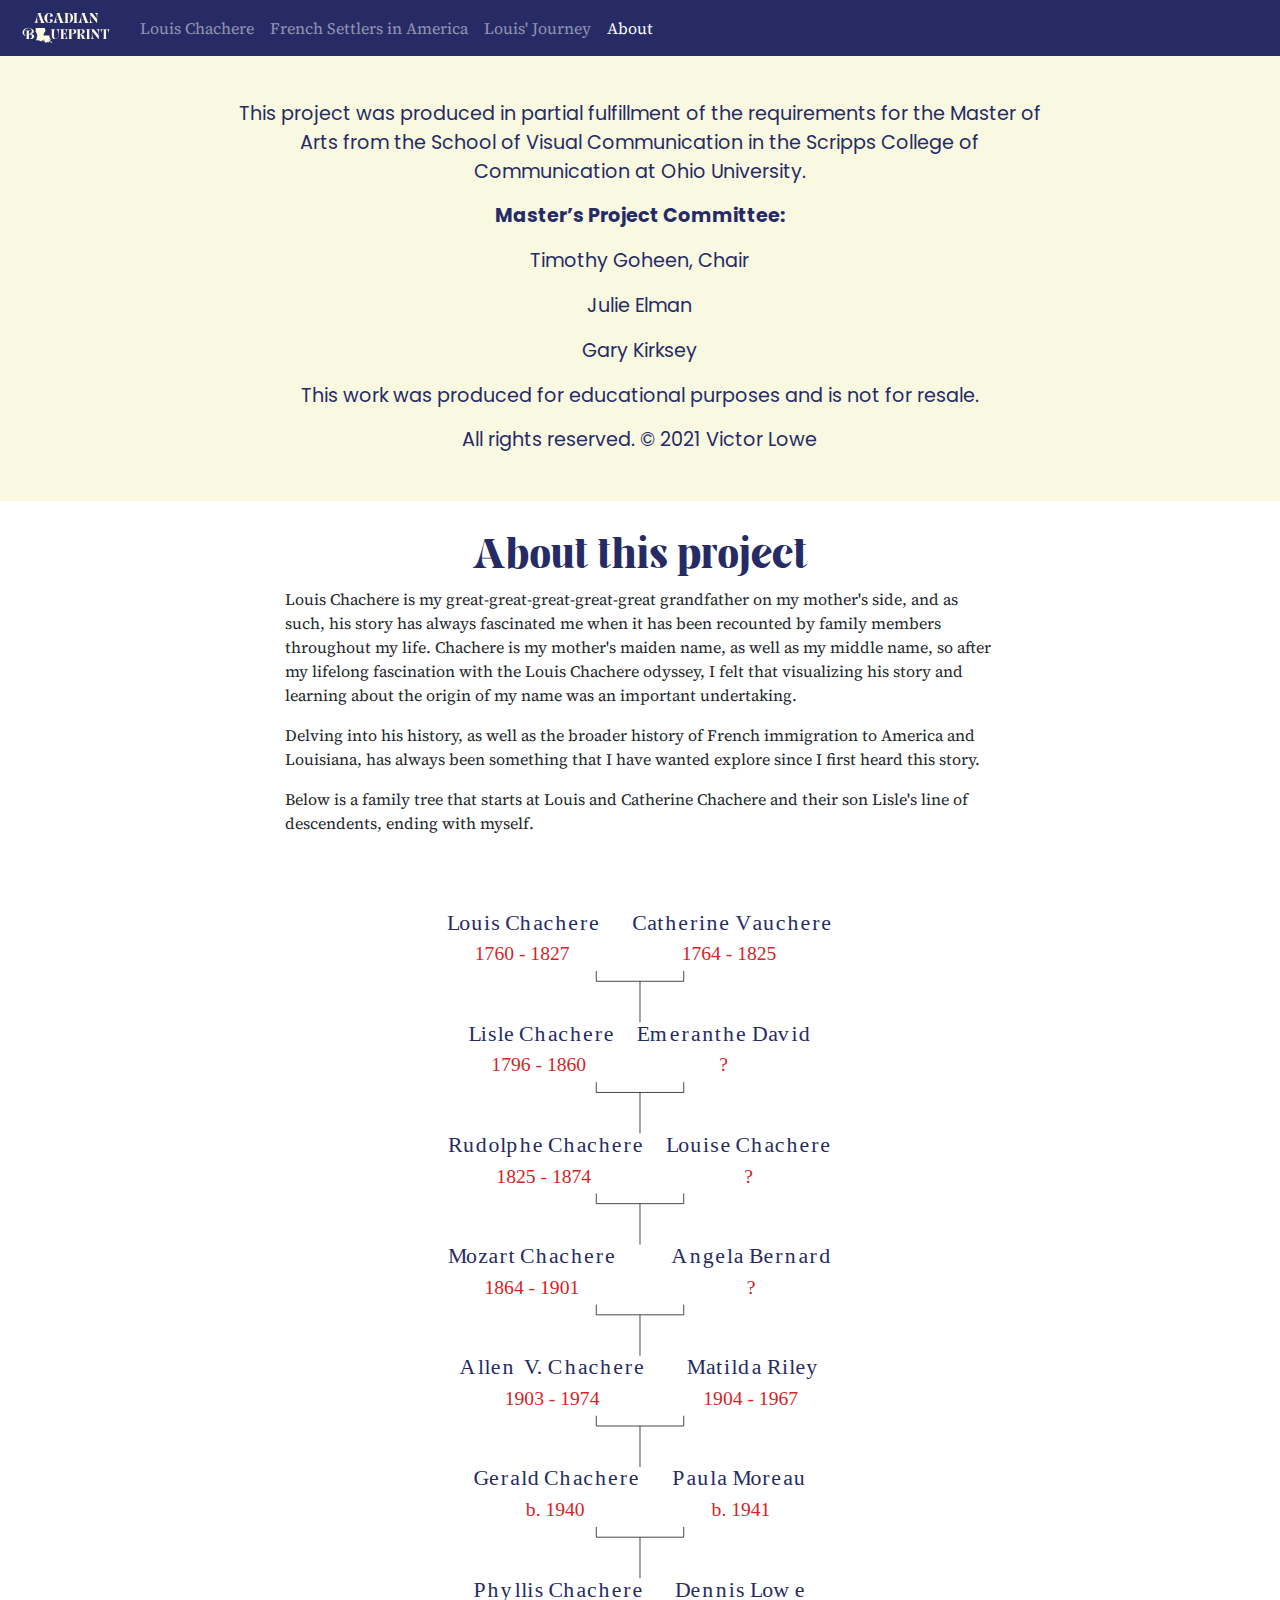
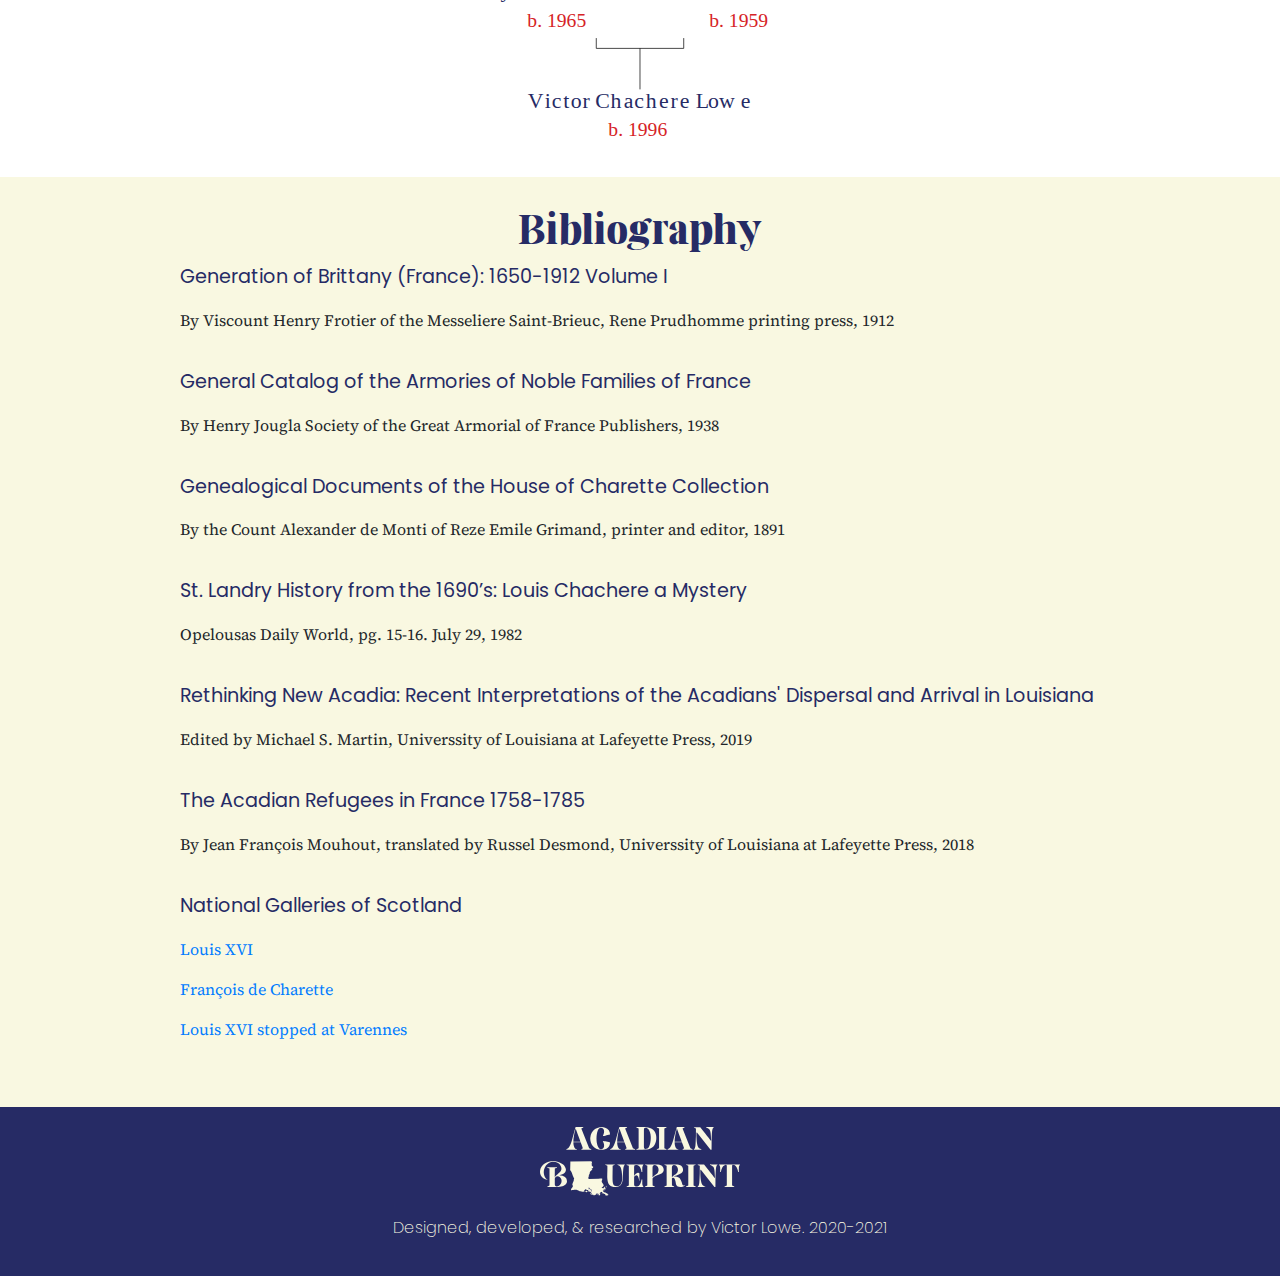
<file: about.html>
<!doctype html>
<html lang="en">

<head>
    <!-- Required meta tags -->
    <meta charset="utf-8">
    <meta name="viewport" content="width=device-width, initial-scale=1, shrink-to-fit=no">

    <!-- Bootstrap CSS -->
    <link rel="stylesheet" href="https://stackpath.bootstrapcdn.com/bootstrap/4.3.1/css/bootstrap.min.css"
        integrity="sha384-ggOyR0iXCbMQv3Xipma34MD+dH/1fQ784/j6cY/iJTQUOhcWr7x9JvoRxT2MZw1T" crossorigin="anonymous">
    <link rel="stylesheet" href="styles.css">
    <link rel="preconnect" href="https://fonts.gstatic.com">
    <link href="https://fonts.googleapis.com/css2?family=Source+Serif+Pro:wght@200;400&display=swap" rel="stylesheet">
    <link rel="preconnect" href="https://fonts.gstatic.com">
    <link href="https://fonts.googleapis.com/css2?family=Poppins:wght@100;200&display=swap" rel="stylesheet">

    <title>Acadian Blueprint</title>
</head>

<body>

    <!-- Nav -->
    <nav class="navbar navbar-expand-lg fixed-top navbar-dark navbar-custom">
        <a class="navbar-brand" href="index.html">
            <img src="img/logo.svg" width=100 height="30" class="d-inline-block align-top" alt="acadian blueprint logo">
        </a>
        <button class="navbar-toggler" type="button" data-toggle="collapse" data-target="#navbarNavAltMarkup"
            aria-controls="navbarNavAltMarkup" aria-expanded="false" aria-label="Toggle navigation">
            <span class="navbar-toggler-icon"></span>
        </button>
        <div class="collapse navbar-collapse" id="navbarNavAltMarkup">
            <div class="navbar-nav colorme">
                <a class="nav-item nav-link navlink" href="index.html">Louis Chachere</a>
                <a class="nav-item navcolor nav-link" href="French-settlers.html">French Settlers in America</a>
                <a class="nav-item navcolor nav-link" href="Louis's-Journey.html">Louis' Journey</a>
                <a class="nav-item navcolor active nav-link" href="about.html">About<span
                        class="sr-only">(current)</span></a>
            </div>
        </div>
    </nav>


    <!-- intro -->

    <div class="container-fluid" style="background-color:#F9F8E1; padding-top: 100px; padding-bottom: 30px;">


        <div class="row justify-content-center">
            <div class="col-md-8 text-center">


                <p class="intro">This project was produced in partial fulfillment of the requirements for the Master of
                    Arts from the School of Visual Communication in the Scripps College of Communication at Ohio
                    University.
                </p>
                <p class="intro"><strong>Master’s Project Committee:</strong></p>
                <p class="intro">Timothy Goheen, Chair</p>
                <p class="intro">Julie Elman</p>
                <p class="intro">Gary Kirksey</p>
                <p class="intro"> This work was produced for educational purposes and is not for resale.</p>
                <p class="intro"> All rights
                    reserved.
                    © 2021 Victor Lowe</p>

            </div>
        </div>

    </div>


    <div class="container" style="padding: 30px;">
        <div class="row justify-content-center">
            <div class="col-md-8 text-center">
                <div class="row justify-content-center">
                    <h1>About this project
                    </h1>
                </div>
            </div>
        </div>
        <div class="row justify-content-center">
            <div class="col-md-8">

                <p>Louis Chachere is my great-great-great-great-great grandfather on my mother's side, and as such,
                    his story has always fascinated me when it has been recounted by
                    family members throughout my life. Chachere is my mother's maiden name, as well as my middle
                    name, so after my lifelong fascination with the Louis Chachere odyssey, I felt that visualizing
                    his story and learning about the origin of my name was an important undertaking.
                </p>
                <p>Delving into his history, as well as the broader history of French immigration to America and
                    Louisiana, has always been something that I have wanted explore since I first heard this story.
                </p>
                <p>Below is a family tree that starts at Louis and Catherine Chachere and their son Lisle's line of
                    descendents, ending with myself.</p>

            </div>
        </div>

    </div>

    <div class="container-fluid" style="padding: 30px;">
        <div class="row justify-content-center">
            <div class="col-md-4">
                <img src="img/fam.svg" alt="familytree">
            </div>
        </div>

    </div>

    <!-- sources -->
    <div class="container-fluid bibli" style="padding: 30px;">


        <div class="row justify-content-center">
            <h1>Bibliography
            </h1>
        </div>




        <div class="container bibli">


            <div class="row justify-content-center">
                <div class="col-md-10 ">
                    <p class="intro">Generation of Brittany (France): 1650-1912 Volume I</p>
                    <p>By Viscount Henry Frotier of the Messeliere Saint-Brieuc, Rene Prudhomme printing press, 1912</p>

                </div>
            </div>
        </div>

        <div class="container bibli">
            <div class="row justify-content-center">
                <div class="col-md-10 text-align-center">
                    <p class="intro">General Catalog of the Armories of Noble Families of France</p>
                    <p>By Henry Jougla
                        Society of the Great Armorial of France Publishers, 1938</p>

                </div>
            </div>
        </div>

        <div class="container bibli">
            <div class="row justify-content-center">
                <div class="col-md-10 text-align-center">
                    <p class="intro">Genealogical Documents of the House of Charette Collection</p>
                    <p>By the Count Alexander de Monti of Reze
                        Emile Grimand, printer and editor, 1891</p>

                </div>
            </div>
        </div>

        <div class="container bibli">
            <div class="row justify-content-center">
                <div class="col-md-10 text-align-center">
                    <p class="intro">St. Landry History from the 1690’s: Louis Chachere a Mystery</p>
                    <p>Opelousas Daily World, pg.
                        15-16. July 29, 1982</p>

                </div>
            </div>
        </div>

        <div class="container bibli">
            <div class="row justify-content-center">
                <div class="col-md-10 text-align-center">
                    <p class="intro">Rethinking New Acadia: Recent Interpretations of the Acadians' Dispersal and
                        Arrival in
                        Louisiana</p>
                    <p>Edited by Michael S. Martin, Universsity of Louisiana at Lafeyette Press, 2019</p>

                </div>
            </div>

        </div>

        <div class="container bibli">
            <div class="row justify-content-center">
                <div class="col-md-10 text-align-center">
                    <p class="intro">The Acadian Refugees in France 1758-1785</p>
                    <p>By Jean François Mouhout, translated by Russel Desmond, Universsity of Louisiana at Lafeyette
                        Press,
                        2018</p>
                </div>
            </div>
        </div>

        <div class="container bibli">
            <div class="row justify-content-center">
                <div class="col-md-10 text-align-center">
                    <p class="intro">National Galleries of Scotland</p>
                    <p><a class="bibli"
                            href="https://www.nationalgalleries.org/art-and-artists/97554/0/louis-xvi-married-marie-antoinette?overlay=download">Louis
                            XVI</a>
                    </p>
                    <p><a class="bibli"
                            href="https://www.nationalgalleries.org/art-and-artists/99641/fran%C3%A7ois-de-charette-1763-1796-royalist-soldier?search=william%20greatbach&search_set_offset=5">François
                            de Charette</a>
                    </p>
                    <p><a class="bibli"
                            href="https://www.nationalgalleries.org/art-and-artists/140793/louis-xvi-stopped-varennes">Louis
                            XVI stopped at Varennes</a>
                    </p>

                </div>
            </div>

        </div>
    </div>



    <!-- FOOTER -->
    <div class="container-fluid" style="background-color:#262B65; padding: 20px; margin: none;">
        <div class="row justify-content-center text-center" style="border-bottom-color: #F9F8E1;">
            <div class="col-md-4">
                <img src="img/logo.svg" width=200px alt="logo">
            </div>
        </div>
        <div class="row justify-content-center text-center" style="padding-top: 20px;">
            <div class="col-md-8">
                <p class="footerP">Designed, developed, & researched by Victor Lowe. 2020-2021</p>
            </div>
        </div>

    </div>

    <!-- jQuery and Bootstrap Bundle (includes Popper) -->
    <script src="https://code.jquery.com/jquery-3.5.1.slim.min.js"
        integrity="sha384-DfXdz2htPH0lsSSs5nCTpuj/zy4C+OGpamoFVy38MVBnE+IbbVYUew+OrCXaRkfj" crossorigin="anonymous">
    </script>
    <script src="https://cdn.jsdelivr.net/npm/bootstrap@4.6.0/dist/js/bootstrap.bundle.min.js"
        integrity="sha384-Piv4xVNRyMGpqkS2by6br4gNJ7DXjqk09RmUpJ8jgGtD7zP9yug3goQfGII0yAns" crossorigin="anonymous">
    </script>
</body>
</file>
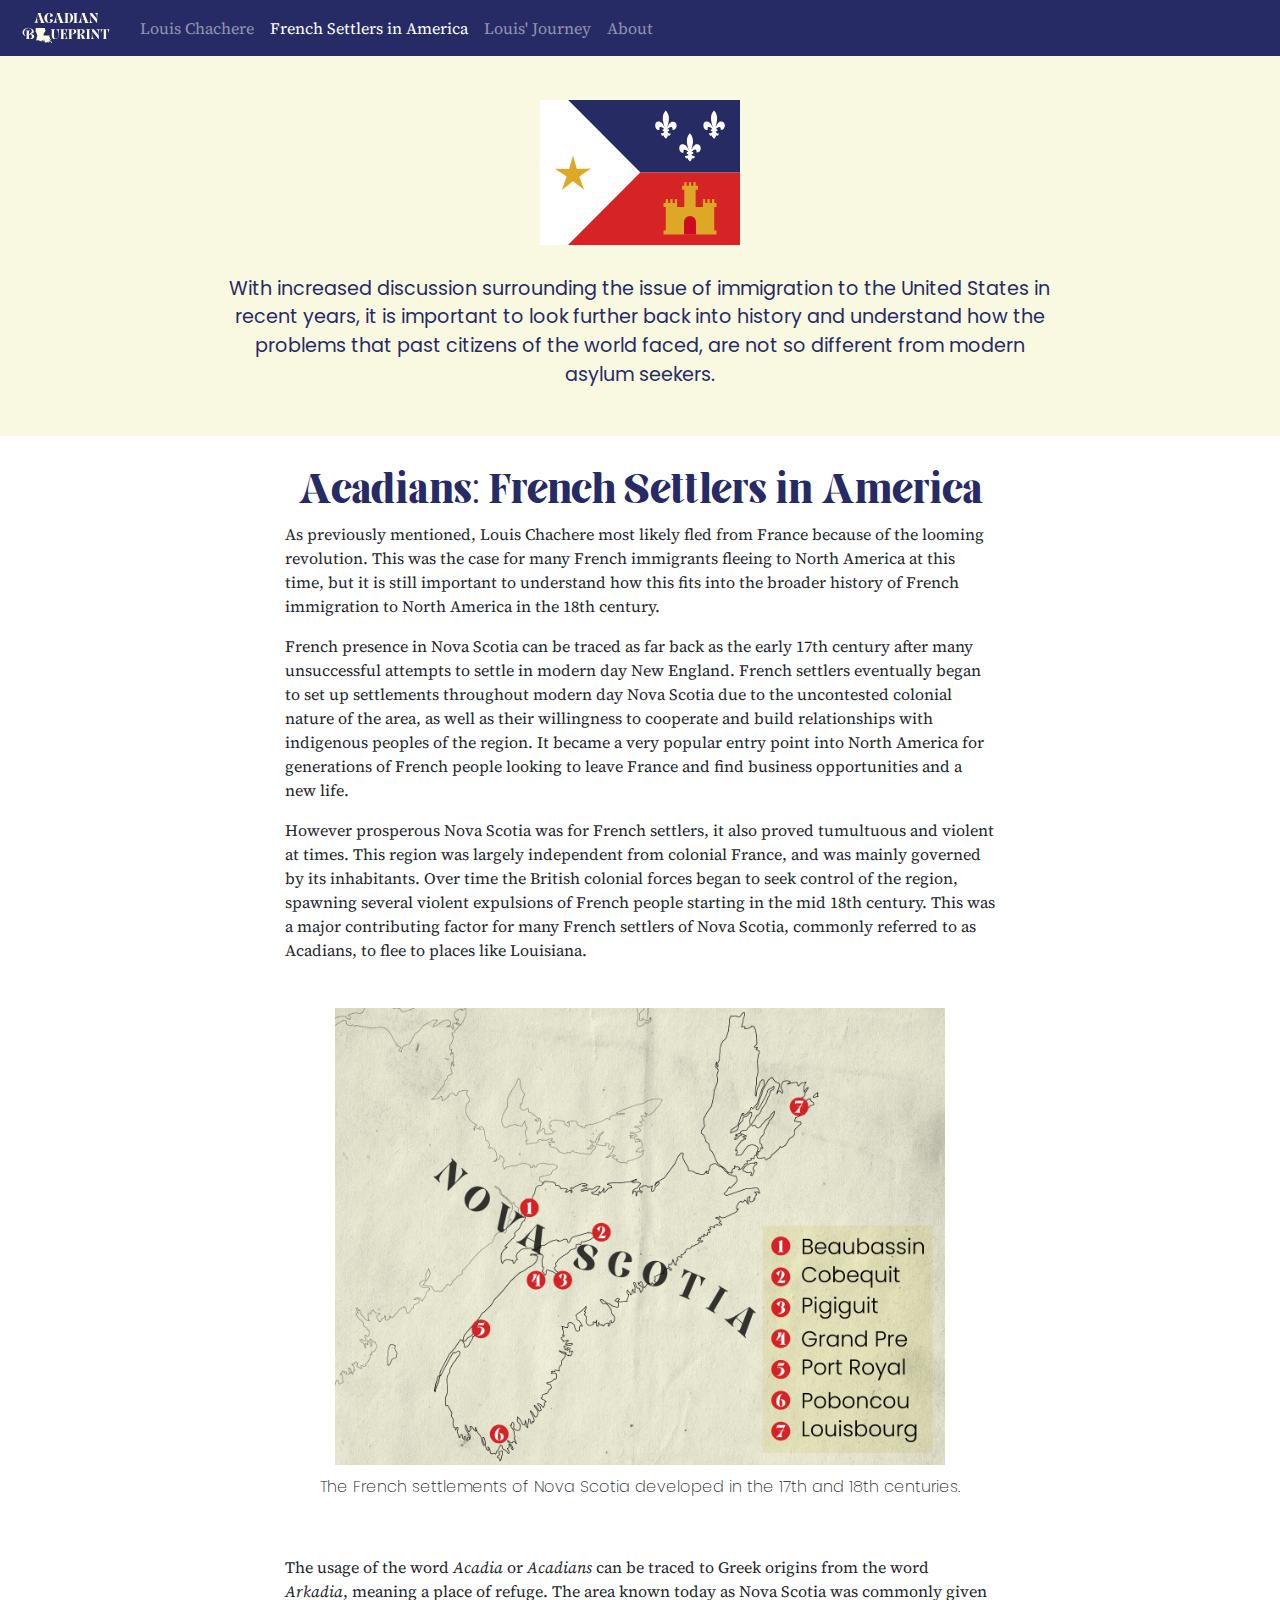
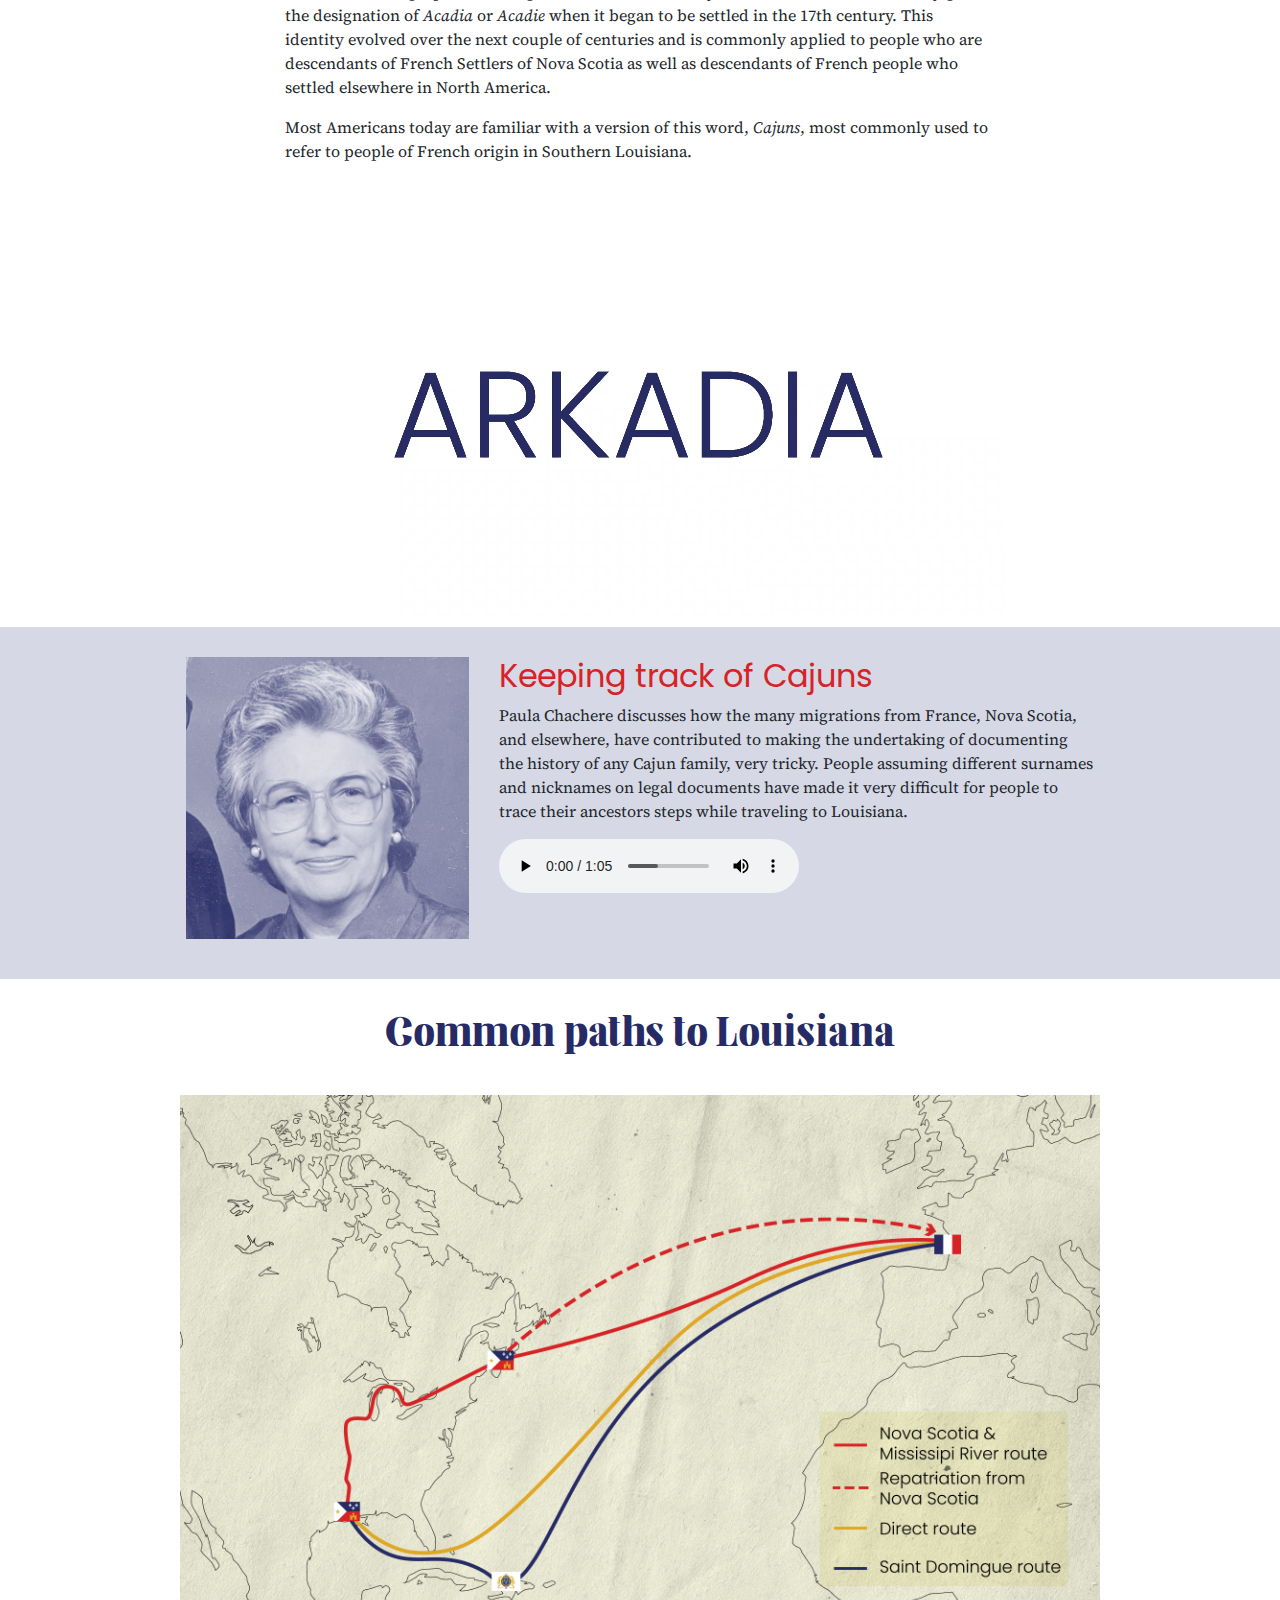
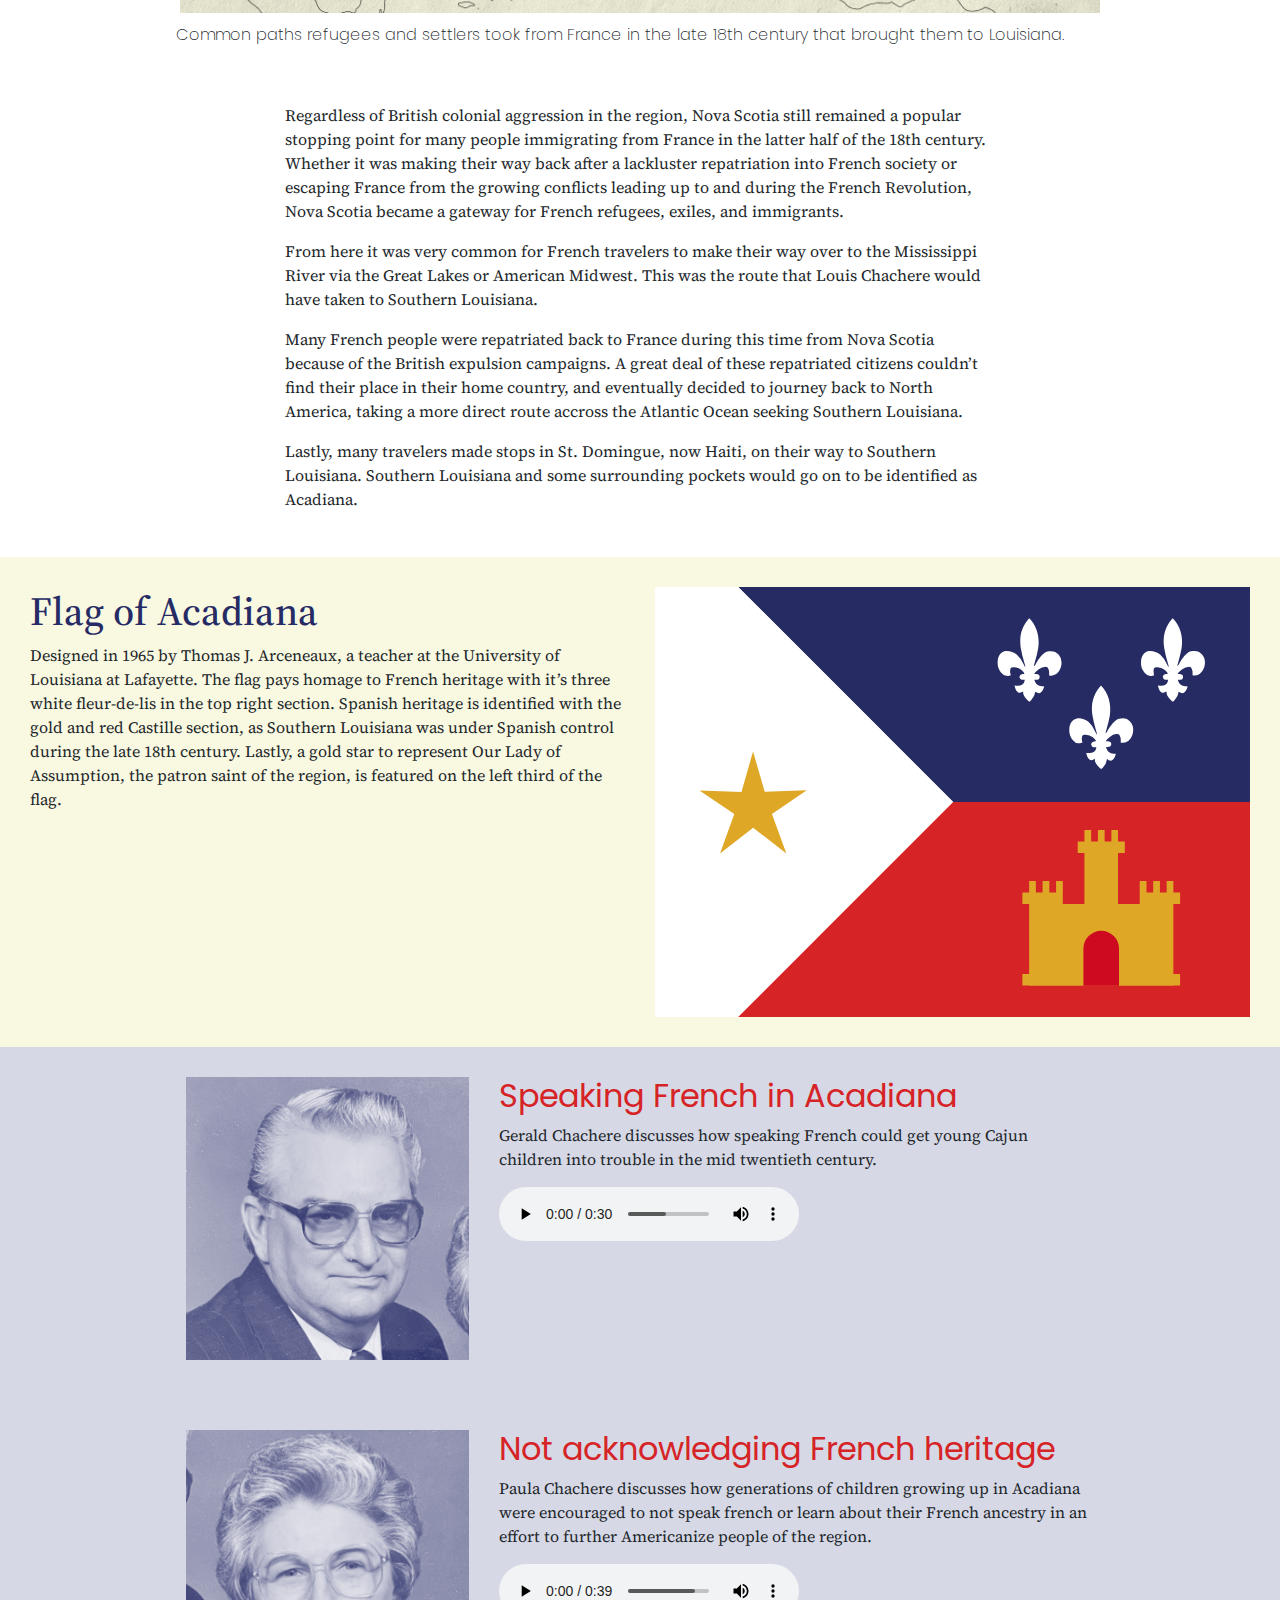
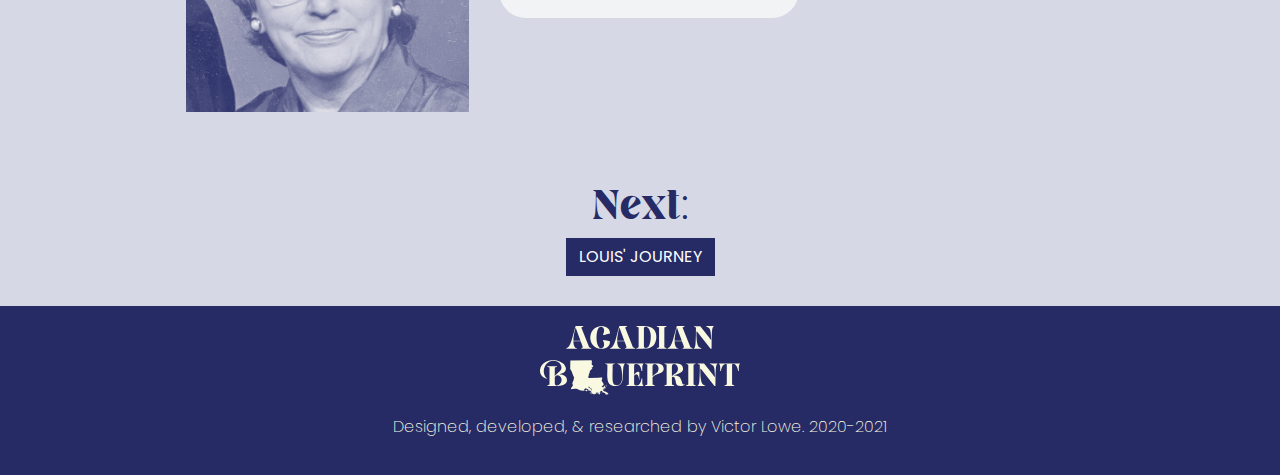
<file: French-settlers.html>
<!doctype html>
<html lang="en">

<head>
    <!-- Required meta tags -->
    <meta charset="utf-8">
    <meta name="viewport" content="width=device-width, initial-scale=1, shrink-to-fit=no">

    <!-- Bootstrap CSS -->
    <link rel="stylesheet" href="https://stackpath.bootstrapcdn.com/bootstrap/4.3.1/css/bootstrap.min.css"
        integrity="sha384-ggOyR0iXCbMQv3Xipma34MD+dH/1fQ784/j6cY/iJTQUOhcWr7x9JvoRxT2MZw1T" crossorigin="anonymous">
    <link rel="stylesheet" href="styles.css">
    <link rel="preconnect" href="https://fonts.gstatic.com">
    <link href="https://fonts.googleapis.com/css2?family=Source+Serif+Pro:wght@200;400&display=swap" rel="stylesheet">
    <link rel="preconnect" href="https://fonts.gstatic.com">
    <link href="https://fonts.googleapis.com/css2?family=Poppins:wght@100;200&display=swap" rel="stylesheet">

    <title>Acadian Blueprint</title>
</head>

<body>

    <!-- Nav -->
    <nav class="navbar navbar-expand-lg fixed-top navbar-dark navbar-custom">
        <a class="navbar-brand" href="index.html">
            <img src="img/logo.svg" width=100 height="30" class="d-inline-block align-top" alt="acadian blueprint logo">
        </a>
        <button class="navbar-toggler" type="button" data-toggle="collapse" data-target="#navbarNavAltMarkup"
            aria-controls="navbarNavAltMarkup" aria-expanded="false" aria-label="Toggle navigation">
            <span class="navbar-toggler-icon"></span>
        </button>
        <div class="collapse navbar-collapse" id="navbarNavAltMarkup">
            <div class="navbar-nav colorme">
                <a class="nav-item nav-link navlink" href="index.html">Louis Chachere</a>
                <a class="nav-item navcolor navcolor active nav-link" href="French-settlers.html">French Settlers in
                    America<span class="sr-only">(current)</span></a>
                <a class="nav-item navcolor nav-link" href="Louis's-Journey.html">Louis' Journey</a>
                <a class="nav-item navcolor nav-link" href="about.html">About</a>
            </div>
        </div>
    </nav>


    <!-- intro -->

    <div class="container-fluid" style="background-color:#F9F8E1; padding-top: 100px; padding-bottom: 30px;">
        <div class="row justify-content-center">
            <div class="col-md-6 text-center">
                <img src="img/acadianflag.svg" style="padding-bottom: 30px;" width=200px alt="flag of Acadiana">
            </div>
        </div>


        <div class="row justify-content-center">

            <div class="col-md-8 text-center">

                <p class="intro">With
                    increased discussion surrounding the issue of immigration to the United States in recent
                    years, it is important to look further back into history and understand how the problems that past
                    citizens of the
                    world faced, are not so different from modern asylum seekers.</p>

            </div>
        </div>

    </div>


    <!-- main copy -->
    <div class="container" style="padding: 30px;">

        <div class="row justify-content-center text-center">
            <div class="col-md-8">
                <h1>Acadians: French
                    Settlers in America</h1>
            </div>
        </div>
        <div class="row justify-content-center">

            <div class="col-md-8 text-align-center">

                <p>As previously mentioned, Louis Chachere most likely fled from France because of the looming
                    revolution. This was the case for many French immigrants fleeing to North America at this time, but
                    it is still important
                    to understand how this fits into the broader history of French immigration to North America in the
                    18th century.</p>

                <p>French presence in Nova Scotia can be traced as far back as the early 17th
                    century after many unsuccessful attempts to settle in modern day New
                    England. French settlers eventually began to set up settlements throughout
                    modern day Nova Scotia due to the uncontested colonial nature of the area,
                    as well as their willingness to cooperate and build relationships with
                    indigenous peoples of the region. It became a very popular entry
                    point into North America for generations of French people looking to leave
                    France and find business opportunities and a new life.
                </p>
                <p>However prosperous Nova Scotia was for French settlers, it
                    also proved tumultuous and violent at times. This region was largely
                    independent from colonial France, and was mainly governed by its
                    inhabitants. Over time the British colonial forces began to seek control of
                    the region, spawning several violent expulsions of French
                    people starting in the mid 18th century. This was a major
                    contributing factor for many French settlers of Nova Scotia, commonly referred to as Acadians, to
                    flee to places like Louisiana.</p>
            </div>
        </div>
    </div>

    <!-- nova scotia map -->

    <div class="container-fluid">
        <div class="row justify-content-center">
            <div class="col-md-8 col-lg-6 text-center">
                <img src="img/novascotia_settlements.jpg" width="100%" alt="Nova Scotia French Settlements">
            </div>
        </div>
    </div>

    <div class="container" style="padding: 10px;">
        <div class="row justify-content-center">
            <div class="col-md-10 text-center">
                <p class="caption">The French settlements of Nova Scotia developed in the 17th and 18th centuries.
                </p>
            </div>
        </div>
    </div>



    <!-- more text and pull quote -->
    <div class="container" style="padding: 30px;">
        <div class="row justify-content-center">
            <div class="col-md-8">
                <p>The usage of the word <em>Acadia</em> or <em>Acadians</em> can be traced to Greek origins
                    from the word <em>Arkadia</em>, meaning a place of refuge. The area known today as
                    Nova Scotia was commonly given the designation of <em>Acadia</em> or <em>Acadie</em> when
                    it began to be settled in the 17th century. This identity evolved over the next couple of centuries
                    and is
                    commonly applied to people who are descendants of French Settlers of Nova
                    Scotia as well as descendants of French people who settled elsewhere in
                    North America.
                </p>
                <p>Most Americans today are familiar with a version of this word,
                    <em>Cajuns</em>, most commonly used to refer to people of French origin in Southern
                    Louisiana.</p>
            </div>
        </div>
    </div>


    <!-- video -->
    <div class="container">
        <div class="row justify-content-center text-center">

            <div class="bgvideo col-md-8">
                <video width="100%" autoplay muted loop>
                    <source src="img/arkadia-cajunsv2.mp4" type="video/mp4">
                    Your browser does not support the video tag.
                </video>
            </div>
        </div>
    </div>
    <div class="container-fluid anecdotes">
        <div class="row justify-content-center">
            <div class="col-md-3">
                <img class="img-fluid img-padding" src="img/paula.jpg" alt="paula-chachere">
            </div>
            <div class="col-md-6">
                <h2>Keeping track of Cajuns</h2>
                <p>Paula Chachere discusses how the many migrations from France, Nova Scotia, and elsewhere, have
                    contributed
                    to making the undertaking of documenting the history of any Cajun family, very tricky. People
                    assuming different surnames and nicknames on legal documents have made it very difficult for people
                    to trace their ancestors steps while traveling to Louisiana.</p>
                <audio controls>
                    <source src="audio/exodus_name_changes.mp3" type="audio/ogg">
                    <source src="audio/exodus_name_changes.mp3" type="audio/mpeg">
                    Your browser does not support the audio element.
                </audio>
            </div>

        </div>
    </div>


    <!-- common paths -->
    <div class="container" style="padding: 30px;">
        <div class="row justify-content-center text-center">
            <div class="col-md-8">
                <h1>Common paths
                    to Louisiana</h1>
            </div>
        </div>
    </div>

    <!-- routes -->
    <div class="container">
        <div class="row justify-content-center">
            <div class="col-md-10 col-sm-10 text-center">
                <img src="img/routes-to-LA.jpg" width="100%" alt="French routes to Louisisana">
            </div>
        </div>
    </div>

    <div class="container" style="padding: 10px;">
        <div class="row justify-content-center">
            <div class="col-md-10">
                <p class="caption">Common paths refugees and settlers took from France in the late 18th century that
                    brought them to Louisiana.
                </p>
            </div>
        </div>
    </div>

    <div class="container" style="padding: 30px;">

        <div class="row justify-content-center">
            <div class="col-md-8 text-align-center">

                <p>Regardless of British
                    colonial aggression in the region, Nova Scotia still remained a popular
                    stopping point for many people immigrating from France in the latter half of the 18th century.
                    Whether it was making their way
                    back after a lackluster repatriation into French society or escaping France
                    from the growing conflicts leading up to and during the French Revolution,
                    Nova Scotia became a gateway for French refugees, exiles, and immigrants.</p>
                <p>
                    From here it was very common for French travelers to make their way over
                    to the Mississippi River via the Great Lakes or American Midwest. This was the route that Louis
                    Chachere would have taken to Southern Louisiana.</p>
                <p>Many French people were repatriated back to France during this time from
                    Nova Scotia because of the British expulsion campaigns. A great deal of these
                    repatriated citizens couldn’t find their place in their home country, and
                    eventually decided to journey back to North America, taking a more
                    direct route accross the Atlantic Ocean seeking Southern Louisiana.</p>
                <p>Lastly, many travelers made stops in St. Domingue, now Haiti,
                    on their way to Southern Louisiana. Southern Louisiana and some
                    surrounding pockets would go on to be identified as Acadiana.</p>
            </div>
        </div>
    </div>

    <!-- Flag of Acadiana -->
    <div class="container-fluid" style="background-color: #F9F8E1; padding: 30px;">
        <div class="row justify-content-center">
            <div class="col-md-6">
                <h1 class="creamy">Flag of Acadiana</h1>
                <p>Designed in 1965 by Thomas J. Arceneaux, a teacher at the University of Louisiana at Lafayette. The
                    flag pays homage to French heritage with it’s three
                    white fleur-de-lis in the top right section. Spanish heritage is identified with the gold and red
                    Castille
                    section, as Southern Louisiana was under Spanish control during the late 18th century. Lastly, a
                    gold
                    star to represent Our Lady of Assumption, the patron saint of the region, is featured on the left
                    third of the flag. </p>

            </div>
            <div class="col-md-6 d-flex  flex-column">
                <img src="img/acadianflag.svg" alt="Flag of Acadiana">
            </div>
        </div>
    </div>




    <div class="container-fluid anecdotes">
        <div class="row justify-content-center">
            <div class="col-md-3">
                <img class="img-fluid img-padding" src="img/gerald.jpg" alt="paula-chachere">
            </div>
            <div class="col-md-6">
                <h2>Speaking French in Acadiana</h2>
                <p>Gerald Chachere discusses how speaking French could get young Cajun children into trouble in the mid
                    twentieth century.</p>
                <audio controls>
                    <source src="audio/speaking_french.mp3" type="audio/ogg">
                    <source src="audio/speaking_french.mp3" type="audio/mpeg">
                    Your browser does not support the audio element.
                </audio>
            </div>

        </div>
    </div>
    <div class="container-fluid anecdotes">
        <div class="row justify-content-center">
            <div class="col-md-3">
                <img class="img-fluid img-padding" src="img/paula.jpg" alt="paula-chachere">
            </div>
            <div class="col-md-6">
                <h2>Not acknowledging French heritage</h2>
                <p>Paula Chachere discusses how generations of children growing up in Acadiana were encouraged to not
                    speak french or learn about their French ancestry in an effort to further Americanize people of the
                    region.</p>
                <audio controls>
                    <source src="audio/cultural_expectations_for_cajuns.mp3" type="audio/ogg">
                    <source src="audio/cultural_expectations_for_cajuns.mp3" type="audio/mpeg">
                    Your browser does not support the audio element.
                </audio>
            </div>

        </div>
    </div>
    <!-- NEXT -->
    <div class="container-fluid anecdotes">
        <div class="row justify-content-center text-center">
            <div class="col-md-4 ">
                <h1>Next:</h1>
                <button type="button" class="btn btn-primary"><a class="btn-primary" href="Louis's-Journey.html"
                        role="button">LOUIS' JOURNEY</a>
                </button>
            </div>
        </div>
    </div>

    <!-- FOOTER -->
    <div class="container-fluid" style="background-color:#262B65; padding: 20px; margin: none;">
        <div class="row justify-content-center text-center" style="border-bottom-color: #F9F8E1;">
            <div class="col-md-4">
                <img src="img/logo.svg" width=200px alt="logo">
            </div>
        </div>
        <div class="row justify-content-center text-center" style="padding-top: 20px;">
            <div class="col-md-8">
                <p class="footerP">Designed, developed, & researched by Victor Lowe. 2020-2021</p>
            </div>
        </div>

    </div>
    <!-- jQuery and Bootstrap Bundle (includes Popper) -->
    <script src="https://code.jquery.com/jquery-3.5.1.slim.min.js"
        integrity="sha384-DfXdz2htPH0lsSSs5nCTpuj/zy4C+OGpamoFVy38MVBnE+IbbVYUew+OrCXaRkfj" crossorigin="anonymous">
    </script>
    <script src="https://cdn.jsdelivr.net/npm/bootstrap@4.6.0/dist/js/bootstrap.bundle.min.js"
        integrity="sha384-Piv4xVNRyMGpqkS2by6br4gNJ7DXjqk09RmUpJ8jgGtD7zP9yug3goQfGII0yAns" crossorigin="anonymous">
    </script>
</body>
</file>
<file: styles.css>
@font-face {
    font-family: Elika Gorika;
    src: url(fonts/Elika\ Gorica.ttf)
}


.navbar-custom {
    background-color: #262B65;
}


a {
    font-family: 'Source Serif Pro', serif;

}

h1 {
    font-family: Elika Gorika;
    color: #262B65;
}

h1.quote {
    font-family: Elika Gorika;
    font-size: 100pt;
}

h2 {
    font-family: 'Poppins', sans-serif;
    font-weight: 400;
    color: #D62326;
}

p {
    font-family: 'Source Serif Pro', serif;
}

p.intro {
    font-family: 'Poppins', sans-serif;
    font-weight: 400;
    color: #262B65;
    font-size: larger;

}

h2.about {
    font-family: 'Poppins', sans-serif;
    font-weight: 400;
    color: #262B65;
    font-size: x-large:
}

h2.overview {
    font-family: 'Poppins', sans-serif;
    font-weight: 400;
    color: white;
}

p.caption {
    font-family: 'Poppins', sans-serif;
    font-weight: 200;
}

p.caption-cream {
    font-family: 'Poppins', sans-serif;
    font-weight: 200;
    color: #262B65;

    border-color: #D62326;
}

p.quote {
    font-family: 'Source Serif Pro', serif;
    color: #262B65;
    font-size: x-large;
    font-weight: 200;

}

p.footerP {
    font-family: 'Poppins', sans-serif;
    font-weight: 200;
    color: #F9F8E1;
}

.colorme.a {
    color: #F9F8E1;
}

.hero-image {
    display: flex;
    flex-direction: column;
    background-image: url("img/hero_grandcoteau2.jpg");
    min-height: 800px;
    height: 100%;
    width: 100%;
    align-self: center;
    background-repeat: no-repeat;
    background-size: cover;
    background-attachment: fixed;
    align-items: center;
    justify-content: center;
}

.hero-text {
    text-align: center;
    color: white;
    font-family: 'Source Serif Pro', serif;
    font-weight: 400;
    padding: 20px;
}




.btn-primary {
    border-radius: 0;
    background-color: #262B65;
    border-color: #262B65;
    font-family: 'Poppins', sans-serif;
    font-weight: 400;
}

.btn-primary:hover {
    background-color: #F9F8E1;
    border-color: #262B65;
    color: #262B65;
}



.bibli {
    padding-bottom: 20px;
    background-color: #F9F8E1;
}

a.bibli {
    list-style: none;
}

.anecdotes {
    background-color: #D6D8E6;
    padding: 30px;


}

.img-padding {
    padding-bottom: 10px;

}

.creamy {
    font-family: 'Source Serif Pro', serif;

    color: #262B65;

}
</file>
